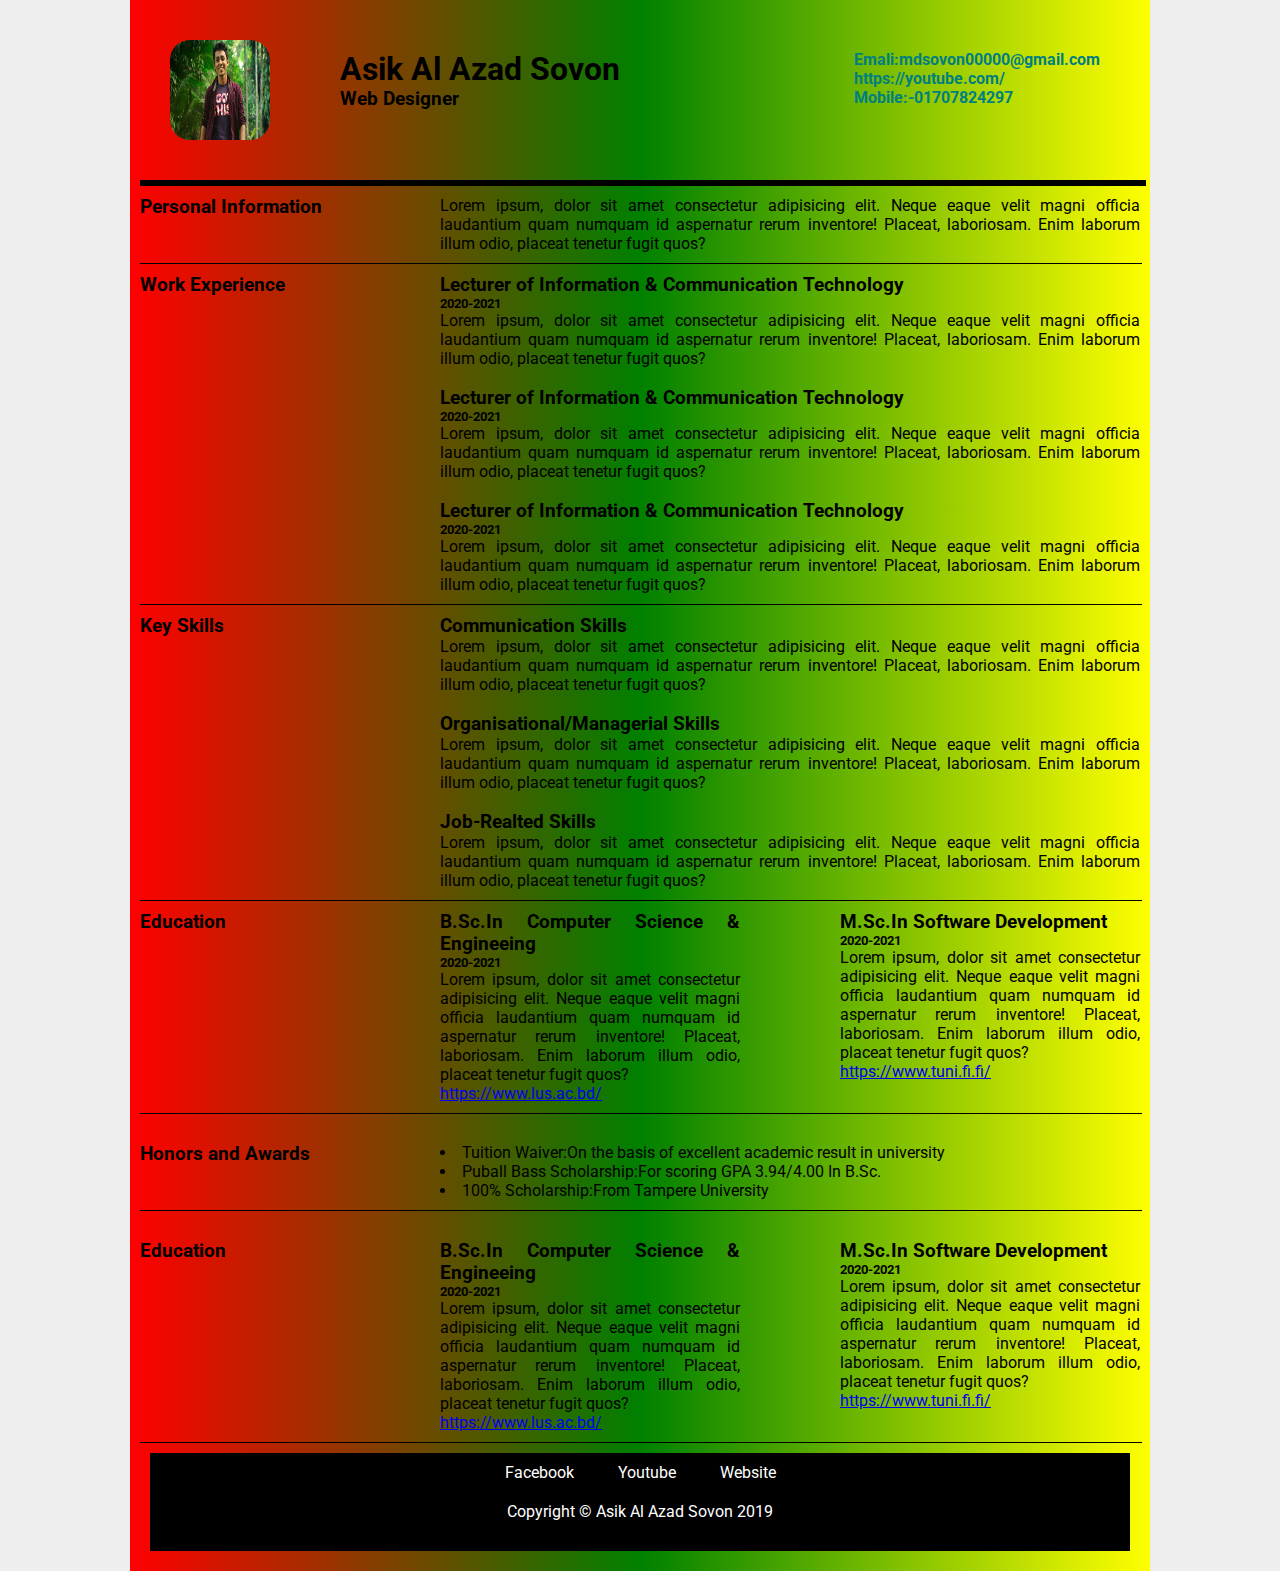
<file: Css Projact 2/index.html>
<!DOCTYPE html>
<html lang="en">

<head>
   <meta charset="UTF-8">
   <meta http-equiv="X-UA-Compatible" content="IE=edge">
   <meta name="viewport" content="width=device-width, initial-scale=1.0">
   <title>Document</title>
   <link rel="stylesheet" href="style.css">
   <link rel="preconnect" href="https://fonts.gstatic.com">
   <link href="https://fonts.googleapis.com/css2?family=Roboto&display=swap" rel="stylesheet">
</head>

<body>
   <div class="container">
      <header>
         <img class="image" src="DDDD.jpg" alt="Image">
         <div class="header-bio">
            <h1>Asik Al Azad Sovon</h1>
            <h3>Web Designer</h3>
         </div>
         <div class="nav-area">
            <p><a href="">Emali:mdsovon00000@gmail.com</a></p>
            <p><a href="">https://youtube.com/</a></p>
            <p><a href="tel:01707824297">Mobile:-01707824297</a></p>
         </div>
         <div class="clear"></div>
      <hr class="one">
      </header>

      <main> 
        <section>
         <div class="personal-information"></div>
         <div class="left">
            <h3>Personal Information</h3>
         </div>
         <div class="right">
            <p>Lorem ipsum, dolor sit amet consectetur adipisicing elit. Neque eaque velit magni officia laudantium quam numquam id aspernatur rerum inventore! Placeat, laboriosam. Enim laborum illum odio, placeat tenetur fugit quos?</p>
         </div>
        </section>
        <div class="clear"></div>
        <hr>
         <section>
            <div class="Work-Experience"></div>
         <div class="left">
            <h3>Work Experience</h3>
         </div>
         <div class="right">
            <h3>Lecturer of Information & Communication Technology</h3>
            <h5>2020-2021</h5>
            <p>Lorem ipsum, dolor sit amet consectetur adipisicing elit. Neque eaque velit magni officia laudantium quam numquam id aspernatur rerum inventore! Placeat, laboriosam. Enim laborum illum odio, placeat tenetur fugit quos?</p>
            <br>
            <h3>Lecturer of Information & Communication Technology</h3>
            <h5>2020-2021</h5>
            <p>Lorem ipsum, dolor sit amet consectetur adipisicing elit. Neque eaque velit magni officia laudantium quam numquam id aspernatur rerum inventore! Placeat, laboriosam. Enim laborum illum odio, placeat tenetur fugit quos?</p>
            <br>
            <h3>Lecturer of Information & Communication Technology</h3>
            <h5>2020-2021</h5>
            <p>Lorem ipsum, dolor sit amet consectetur adipisicing elit. Neque eaque velit magni officia laudantium quam numquam id aspernatur rerum inventore! Placeat, laboriosam. Enim laborum illum odio, placeat tenetur fugit quos?</p>
         </div>
         </section>
         <div class="clear"></div>
         <hr>
         <section>
            <div class="Key-Skills"></div>
            <div class="left">
               <h3>Key Skills</h3>
            </div>
            <div class="right">
               <h3>Communication Skills</h3>
               <p>Lorem ipsum, dolor sit amet consectetur adipisicing elit. Neque eaque velit magni officia laudantium quam numquam id aspernatur rerum inventore! Placeat, laboriosam. Enim laborum illum odio, placeat tenetur fugit quos?</p>
               <br>
               <h3>Organisational/Managerial Skills</h3>
               <p>Lorem ipsum, dolor sit amet consectetur adipisicing elit. Neque eaque velit magni officia laudantium quam numquam id aspernatur rerum inventore! Placeat, laboriosam. Enim laborum illum odio, placeat tenetur fugit quos?</p>
               <br>
               <h3>Job-Realted Skills</h3>
               <p>Lorem ipsum, dolor sit amet consectetur adipisicing elit. Neque eaque velit magni officia laudantium quam numquam id aspernatur rerum inventore! Placeat, laboriosam. Enim laborum illum odio, placeat tenetur fugit quos?</p>
            </div>
           </section>
           <div class="clear"></div>
           <hr>
         <section>
            <div class="Key-Skills"></div>
            <div class="left">
               <h3>Education</h3>
            </div>
            <div class="right1">
               <h3>B.Sc.In Computer Science & Engineeing</h3>
               <h5>2020-2021</h5>
               <p>Lorem ipsum, dolor sit amet consectetur adipisicing elit. Neque eaque velit magni officia laudantium quam numquam id aspernatur rerum inventore! Placeat, laboriosam. Enim laborum illum odio, placeat tenetur fugit quos?</p>
               <a href="#">https://www.lus.ac.bd/</a>
            </div>
               <div class="right2">
               <h3>M.Sc.In Software Development</h3>
               <h5>2020-2021</h5>
               <p>Lorem ipsum, dolor sit amet consectetur adipisicing elit. Neque eaque velit magni officia laudantium quam numquam id aspernatur rerum inventore! Placeat, laboriosam. Enim laborum illum odio, placeat tenetur fugit quos?</p>
               <a href="#">https://www.tuni.fi.fi/</a>
            </div>
           </section>
           <div class="clear"></div>
           <hr>
           <br>
           <section>
            <div class="personal-information"></div>
            <div class="left">
               <h3>Honors and Awards</h3>
            </div>
            <div class="right">
               <ul>
                  <li>Tuition Waiver:On the basis of excellent academic result in university</li>
                  <li>Puball Bass Scholarship:For scoring GPA 3.94/4.00 In B.Sc.</li>
                  <li>100% Scholarship:From Tampere University</li>
               </ul>
            </div>
           </section>
           <div class="clear"></div>
           <hr>
           <br>
           <section>
            <div class="Key-Skills"></div>
            <div class="left">
               <h3>Education</h3>
            </div>
            <div class="right1">
               <h3>B.Sc.In Computer Science & Engineeing</h3>
               <h5>2020-2021</h5>
               <p>Lorem ipsum, dolor sit amet consectetur adipisicing elit. Neque eaque velit magni officia laudantium quam numquam id aspernatur rerum inventore! Placeat, laboriosam. Enim laborum illum odio, placeat tenetur fugit quos?</p>
               <a href="#">https://www.lus.ac.bd/</a>
            </div>
               <div class="right2">
               <h3>M.Sc.In Software Development</h3>
               <h5>2020-2021</h5>
               <p>Lorem ipsum, dolor sit amet consectetur adipisicing elit. Neque eaque velit magni officia laudantium quam numquam id aspernatur rerum inventore! Placeat, laboriosam. Enim laborum illum odio, placeat tenetur fugit quos?</p>
               <a href="#">https://www.tuni.fi.fi/</a>
            </div>
           </section>
           <div class="clear"></div>
           <hr>
      </main>

      <footer>
         <a class="footer1" href="#">Facebook</a>
         <a class="footer2" href="#">Youtube</a>
         <a class="footer3" href="#">Website</a>
         <p>Copyright &copy; Asik Al Azad Sovon 2019</p>
      </footer>
   </div>
</body>

</html>
</file>
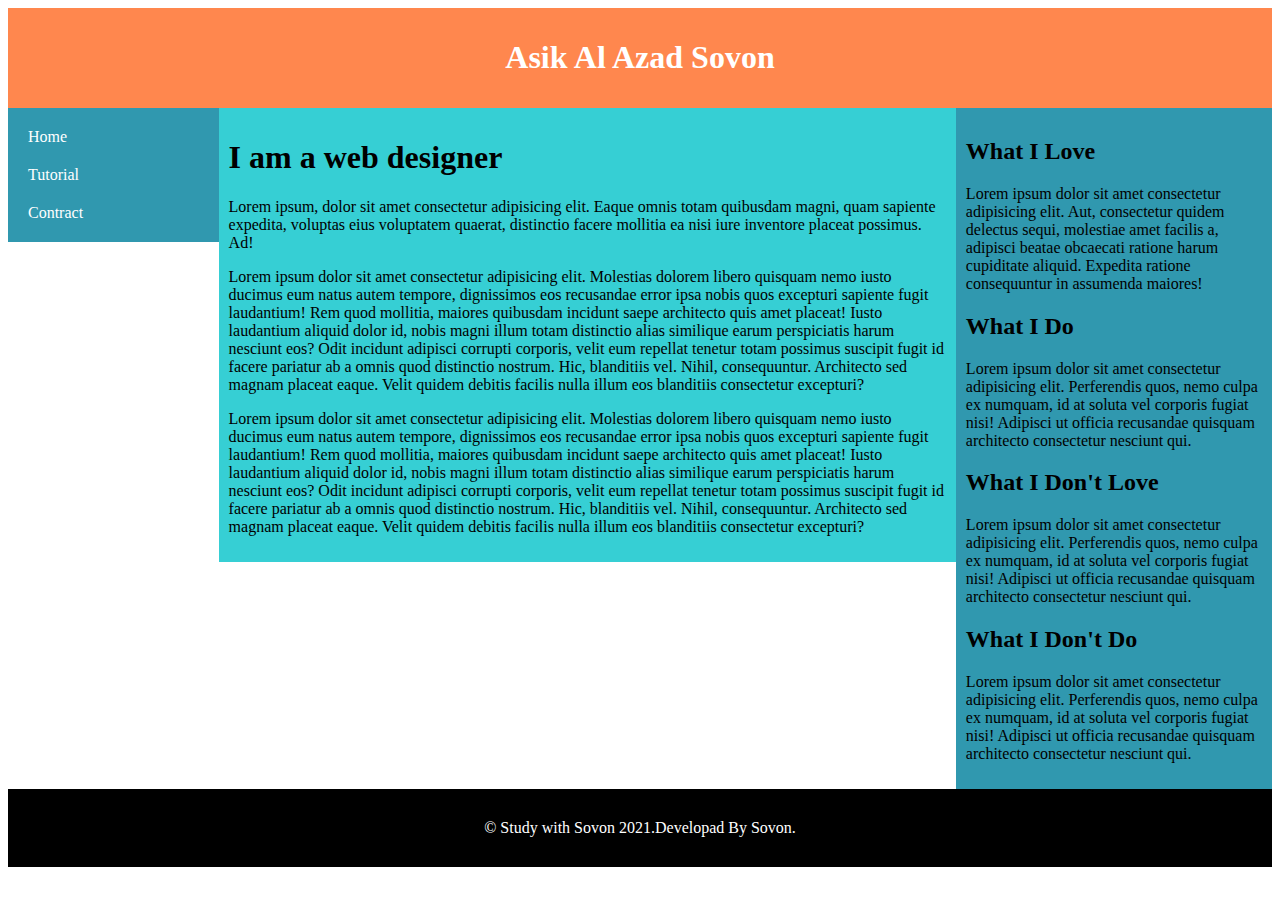
<file: css responsive projact 3/index.html>
<!DOCTYPE html>
<html lang="en">

<head>
   <meta charset="UTF-8">
   <meta http-equiv="X-UA-Compatible" content="IE=edge">
   <meta name="viewport" content="width=device-width, initial-scale=1.0">
   <title>Document</title>
   <link rel="stylesheet" href="style.css">
</head>

<body>
   <div class="header">
      <h1><span class="a">Asik</span> <span class="b">Al</span> <span class="c">Azad</span> <span class="d">Sovon</span>
      </h1>
   </div>

   <div class="row">

      <div class="nav-menu col-2">
         <a href="#">Home</a>
         <a href="#">Tutorial</a>
         <a href="#">Contract</a>
      </div>

      <div class="main col-7">
         <h1>I am a web designer</h1>
         <p>Lorem ipsum, dolor sit amet consectetur adipisicing elit. Eaque omnis totam quibusdam magni, quam sapiente
            expedita, voluptas eius voluptatem quaerat, distinctio facere mollitia ea nisi iure inventore placeat
            possimus. Ad!</p>
         <p>Lorem ipsum dolor sit amet consectetur adipisicing elit. Molestias dolorem libero quisquam nemo iusto
            ducimus eum natus autem tempore, dignissimos eos recusandae error ipsa nobis quos excepturi sapiente fugit
            laudantium! Rem quod mollitia, maiores quibusdam incidunt saepe architecto quis amet placeat! Iusto
            laudantium aliquid dolor id, nobis magni illum totam distinctio alias similique earum perspiciatis harum
            nesciunt eos? Odit incidunt adipisci corrupti corporis, velit eum repellat tenetur totam possimus suscipit
            fugit id facere pariatur ab a omnis quod distinctio nostrum. Hic, blanditiis vel. Nihil, consequuntur.
            Architecto sed magnam placeat eaque. Velit quidem debitis facilis nulla illum eos blanditiis consectetur
            excepturi?</p>
         <p>Lorem ipsum dolor sit amet consectetur adipisicing elit. Molestias dolorem libero quisquam nemo iusto
            ducimus eum natus autem tempore, dignissimos eos recusandae error ipsa nobis quos excepturi sapiente fugit
            laudantium! Rem quod mollitia, maiores quibusdam incidunt saepe architecto quis amet placeat! Iusto
            laudantium aliquid dolor id, nobis magni illum totam distinctio alias similique earum perspiciatis harum
            nesciunt eos? Odit incidunt adipisci corrupti corporis, velit eum repellat tenetur totam possimus suscipit
            fugit id facere pariatur ab a omnis quod distinctio nostrum. Hic, blanditiis vel. Nihil, consequuntur.
            Architecto sed magnam placeat eaque. Velit quidem debitis facilis nulla illum eos blanditiis consectetur
            excepturi?</p>
      </div>

      <div class="aside col-3">
         <h2>What I Love</h2>
         <p>Lorem ipsum dolor sit amet consectetur adipisicing elit. Aut, consectetur quidem delectus sequi, molestiae
            amet facilis a, adipisci beatae obcaecati ratione harum cupiditate aliquid. Expedita ratione consequuntur in
            assumenda maiores!</p>

         <h2>What I Do</h2>
         <p>Lorem ipsum dolor sit amet consectetur adipisicing elit. Perferendis quos, nemo culpa ex numquam, id at
            soluta vel corporis fugiat nisi! Adipisci ut officia recusandae quisquam architecto consectetur nesciunt
            qui.</p>

         <h2>What I Don't Love</h2>
         <p>Lorem ipsum dolor sit amet consectetur adipisicing elit. Perferendis quos, nemo culpa ex numquam, id at
            soluta vel corporis fugiat nisi! Adipisci ut officia recusandae quisquam architecto consectetur nesciunt
            qui.</p>

         <h2>What I Don't Do</h2>
         <p>Lorem ipsum dolor sit amet consectetur adipisicing elit. Perferendis quos, nemo culpa ex numquam, id at
            soluta vel corporis fugiat nisi! Adipisci ut officia recusandae quisquam architecto consectetur nesciunt
            qui.</p>

      </div>
   </div>

   <div class="footer">
      &copy; Study with Sovon 2021.Developad By Sovon.
   </div>
</body>

</html>
</file>
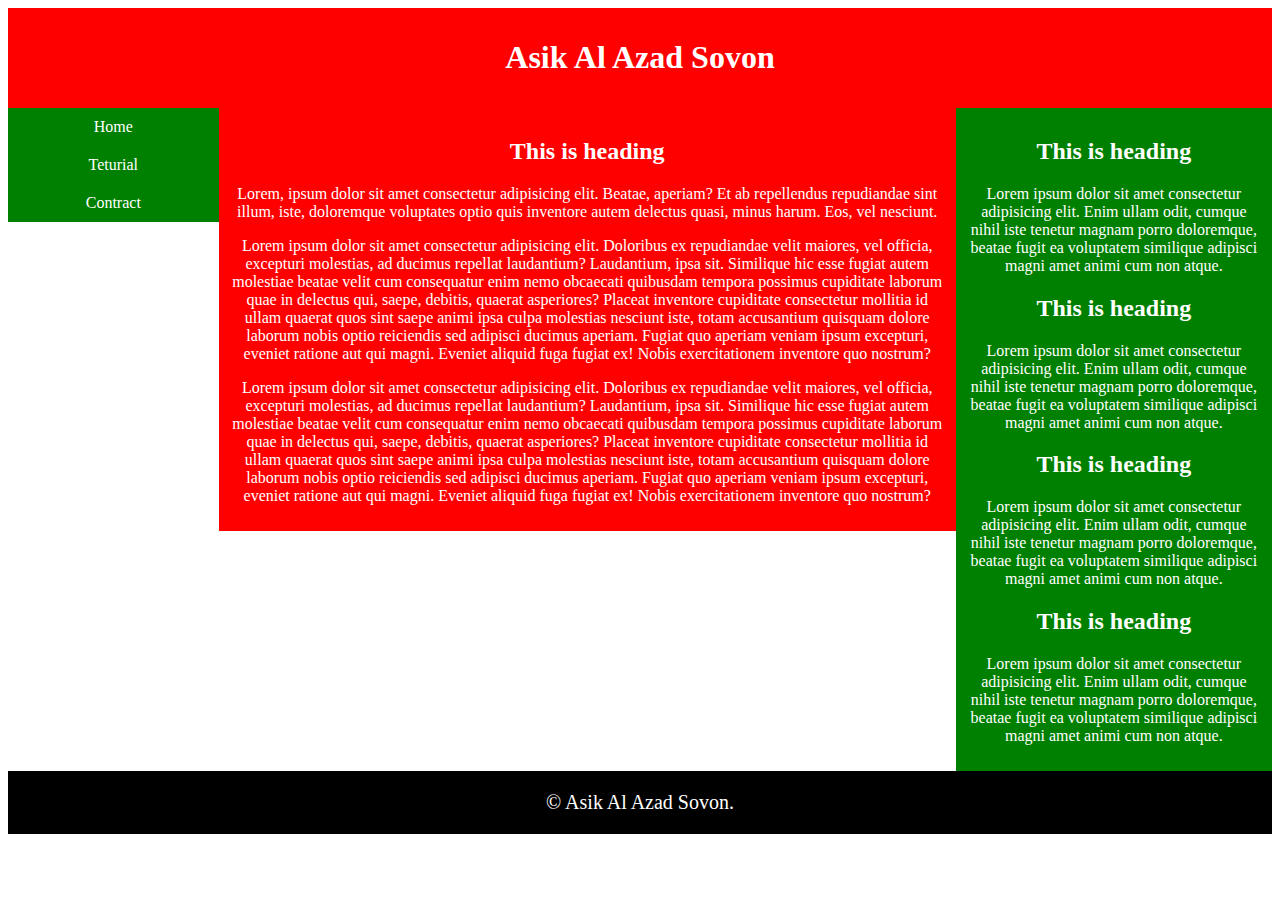
<file: css responsive projact 4/index.html>
<!DOCTYPE html>
<html lang="en">

<head>
   <meta charset="UTF-8">
   <meta http-equiv="X-UA-Compatible" content="IE=edge">
   <meta name="viewport" content="width=device-width, initial-scale=1.0">
   <title>Document</title>
   <link rel="stylesheet" href="style.css">
</head>

<body>
   <div class="header">
      <h1>Asik Al Azad Sovon</h1>
   </div>

   <div class="main-area">

      <div class="navber col-s-3 col-2">
         <a href="#">Home</a>
         <a href="#">Teturial</a>
         <a href="#">Contract</a>
      </div>

      <div class="menu col-s-9 col-7">
         <h2>This is heading</h2>
         <p>Lorem, ipsum dolor sit amet consectetur adipisicing elit. Beatae, aperiam? Et ab repellendus repudiandae
            sint illum, iste, doloremque voluptates optio quis inventore autem delectus quasi, minus harum. Eos, vel
            nesciunt.</p>
         <p>Lorem ipsum dolor sit amet consectetur adipisicing elit. Doloribus ex repudiandae velit maiores, vel
            officia, excepturi molestias, ad ducimus repellat laudantium? Laudantium, ipsa sit. Similique hic esse
            fugiat autem molestiae beatae velit cum consequatur enim nemo obcaecati quibusdam tempora possimus
            cupiditate laborum quae in delectus qui, saepe, debitis, quaerat asperiores? Placeat inventore cupiditate
            consectetur mollitia id ullam quaerat quos sint saepe animi ipsa culpa molestias nesciunt iste, totam
            accusantium quisquam dolore laborum nobis optio reiciendis sed adipisci ducimus aperiam. Fugiat quo aperiam
            veniam ipsum excepturi, eveniet ratione aut qui magni. Eveniet aliquid fuga fugiat ex! Nobis exercitationem
            inventore quo nostrum?</p>
         <p>Lorem ipsum dolor sit amet consectetur adipisicing elit. Doloribus ex repudiandae velit maiores, vel
            officia, excepturi molestias, ad ducimus repellat laudantium? Laudantium, ipsa sit. Similique hic esse
            fugiat autem molestiae beatae velit cum consequatur enim nemo obcaecati quibusdam tempora possimus
            cupiditate laborum quae in delectus qui, saepe, debitis, quaerat asperiores? Placeat inventore cupiditate
            consectetur mollitia id ullam quaerat quos sint saepe animi ipsa culpa molestias nesciunt iste, totam
            accusantium quisquam dolore laborum nobis optio reiciendis sed adipisci ducimus aperiam. Fugiat quo aperiam
            veniam ipsum excepturi, eveniet ratione aut qui magni. Eveniet aliquid fuga fugiat ex! Nobis exercitationem
            inventore quo nostrum?</p>
      </div>

      <div class="aside col-3">
         <h2>This is heading</h2>
         <p>Lorem ipsum dolor sit amet consectetur adipisicing elit. Enim ullam odit, cumque nihil iste tenetur magnam
            porro doloremque, beatae fugit ea voluptatem similique adipisci magni amet animi cum non atque.</p>
         <h2>This is heading</h2>
         <p>Lorem ipsum dolor sit amet consectetur adipisicing elit. Enim ullam odit, cumque nihil iste tenetur magnam
            porro doloremque, beatae fugit ea voluptatem similique adipisci magni amet animi cum non atque.</p>
         <h2>This is heading</h2>
         <p>Lorem ipsum dolor sit amet consectetur adipisicing elit. Enim ullam odit, cumque nihil iste tenetur magnam
            porro doloremque, beatae fugit ea voluptatem similique adipisci magni amet animi cum non atque.</p>
         <h2>This is heading</h2>
         <p>Lorem ipsum dolor sit amet consectetur adipisicing elit. Enim ullam odit, cumque nihil iste tenetur magnam
            porro doloremque, beatae fugit ea voluptatem similique adipisci magni amet animi cum non atque.</p>
      </div>

   </div>

   <div class="footer">
      &copy; Asik Al Azad Sovon.
   </div>
</body>

</html>
</file>
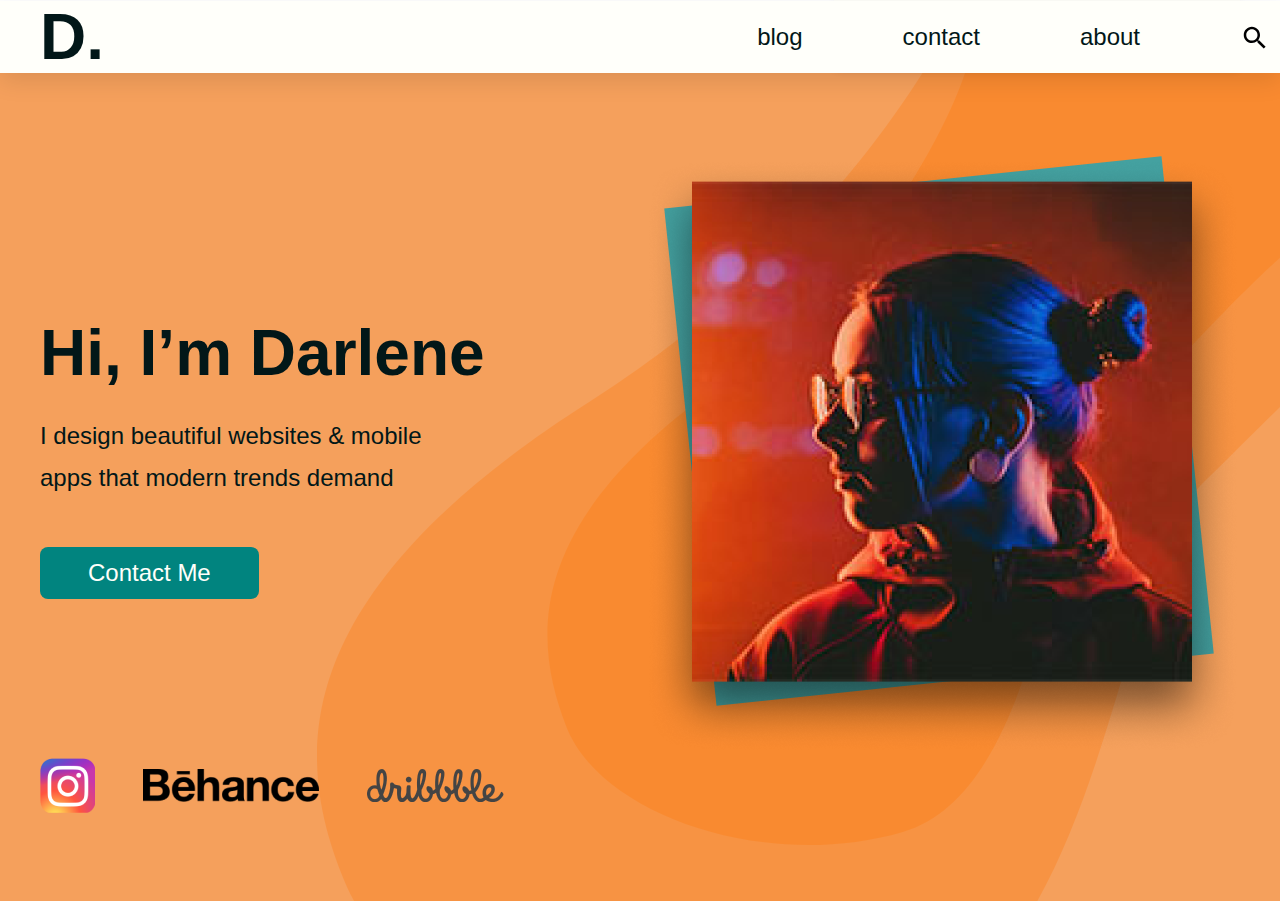
<file: Modern-Homepage-from-Figma-Design-master/index.html>
<!DOCTYPE html>
<html lang="en">
  <head>
    <meta charset="UTF-8" />
    <meta name="viewport" content="width=device-width, initial-scale=1.0" />
    <meta http-equiv="X-UA-Compatible" content="ie=edge" />
    <title>Welcome</title>
    <link rel="stylesheet" href="style.css" />
  </head>
  <body>
    <div class="search-box">
      <input type="text" placeholder="Search here..." />
    </div>

    <div class="nav-container">
      <div class="wrapper">
        <nav>
          <div class="logo">
            D.
          </div>

          <ul class="nav-items">
            <li>
              <a href="#">blog</a>
            </li>

            <li>
              <a href="#">contact</a>
            </li>

            <li>
              <a href="#">about</a>
            </li>

            <li>
              <a class="nav-btn-container" href="#">
                <img class="search-btn" src="images/search-icon.svg" alt="" />
                <img class="close-btn" src="images/close-icon.svg" alt="" />
              </a>
            </li>
          </ul>
        </nav>
      </div>
    </div>

    <div class="header-container">
      <div class="wrapper">
        <header>
          <div class="hero-content">
            <h1>Hi, I’m Darlene</h1>
            <p>
              I design beautiful websites & mobile apps that modern trends
              demand
            </p>
            <a href="#">
              Contact Me
            </a>
          </div>

          <div class="hero-image">
            <img src="images/photo.png" alt="" />
            <div class="photo-bg"></div>
          </div>
        </header>

        <div class="social-icons">
          <a href="#">
            <img src="images/instagram-logo.png" alt="" />
          </a>
          <a href="#">
            <img src="images/behance-logo.png" alt="" />
          </a>
          <a href="#">
            <img src="images/dribbble-logo.png" alt="" />
          </a>
        </div>
      </div>
    </div>

    <script src="main.js"></script>
  </body>
</html>
</file>
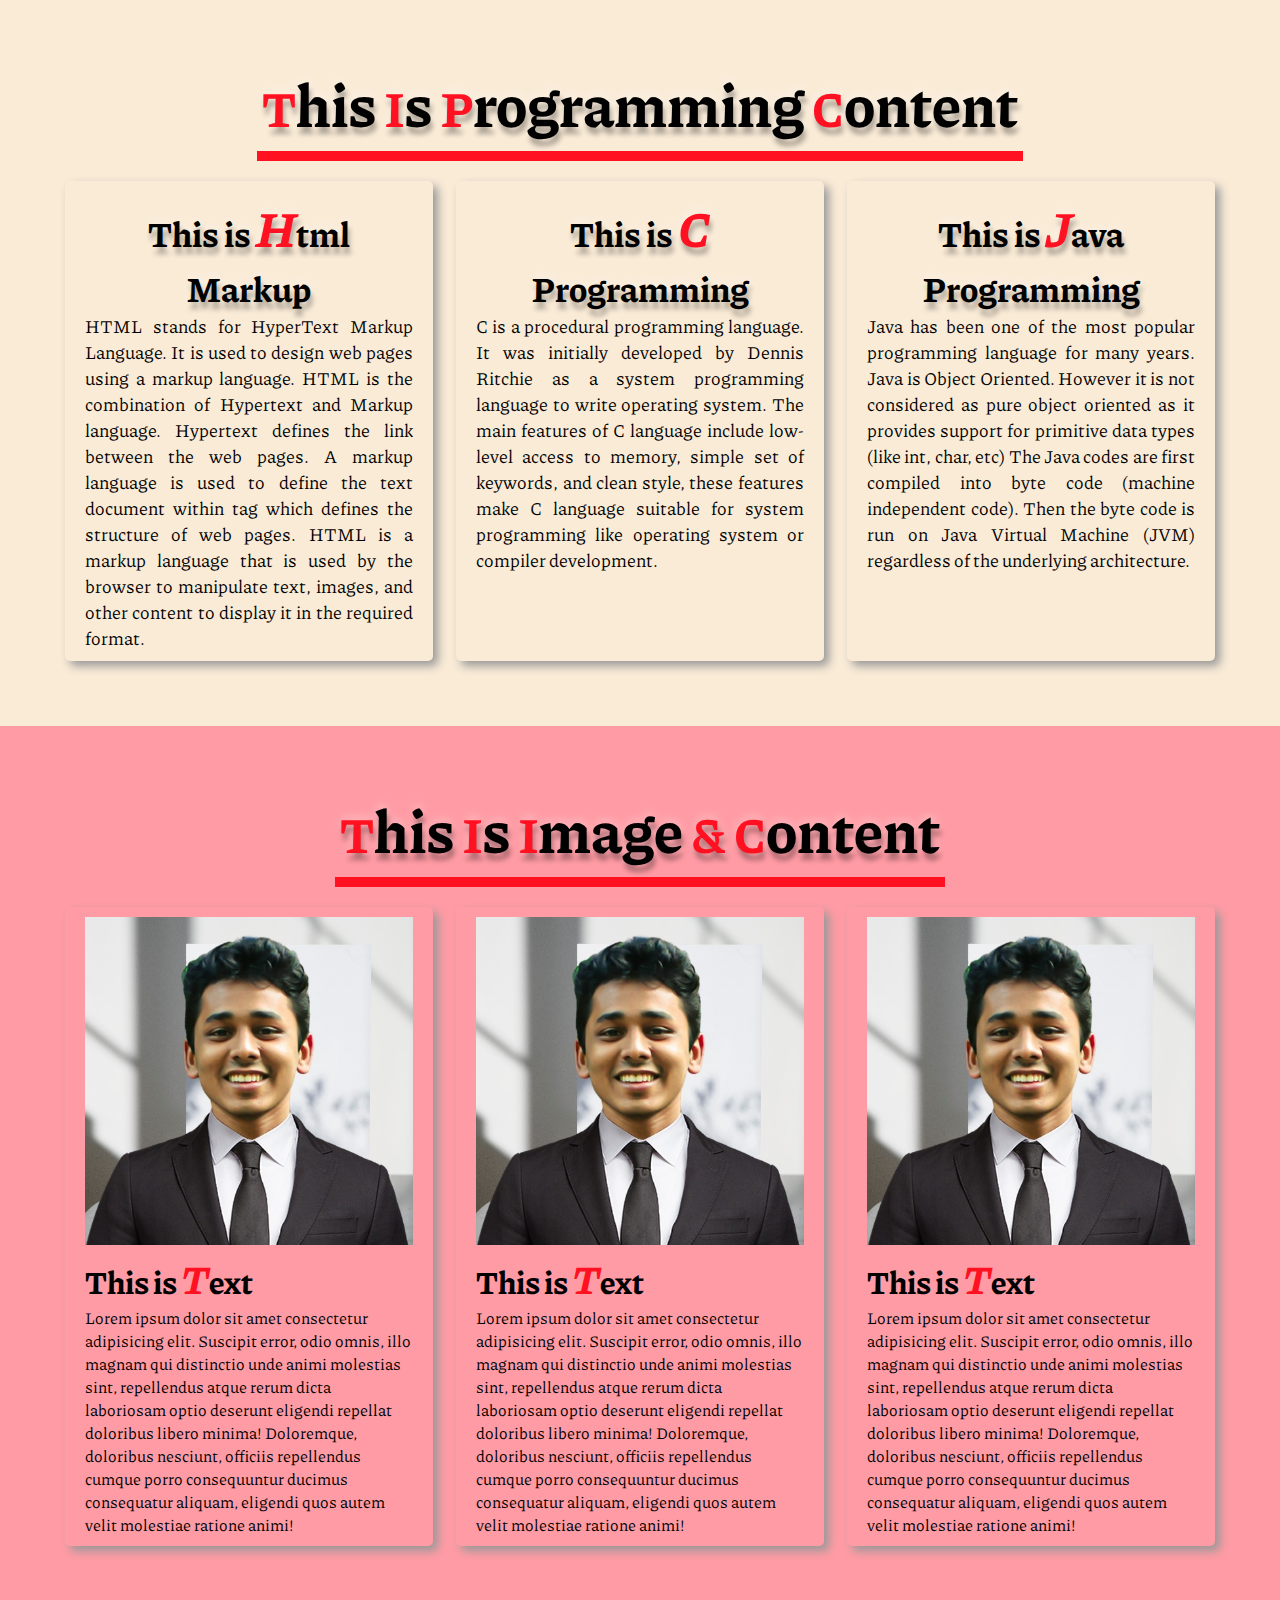
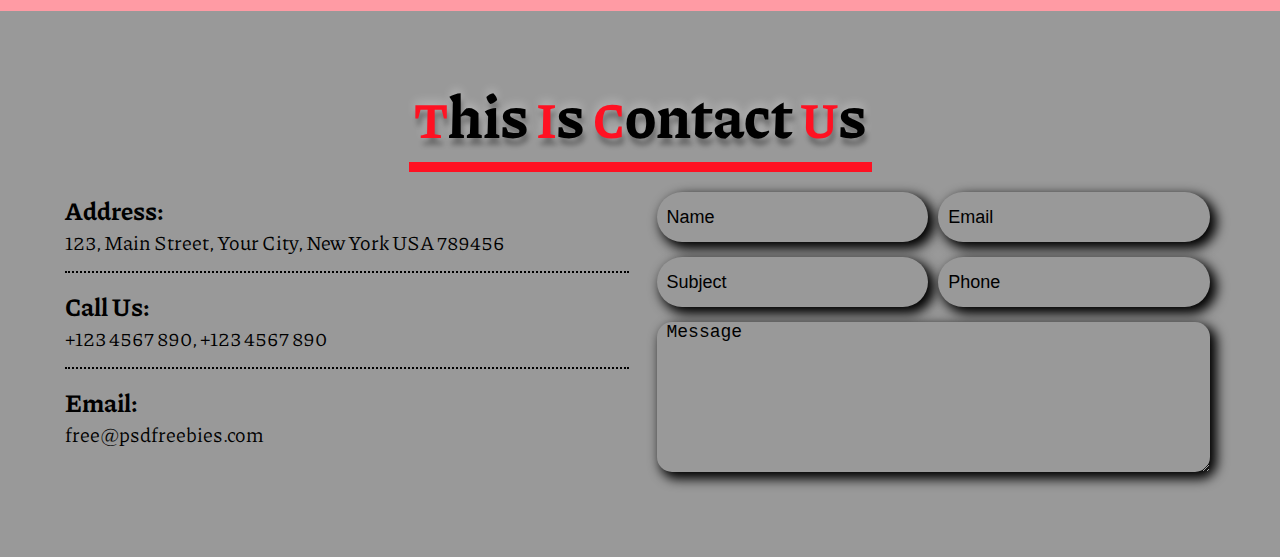
<file: programming project/index.html>
<!DOCTYPE html>
<html lang="en">

<head>
    <meta charset="UTF-8">
    <meta http-equiv="X-UA-Compatible" content="IE=edge">
    <meta name="viewport" content="width=device-width, initial-scale=1.0">
    <title>Assignment 4 By Md:Sovon</title>

    <!-- shortcut icon -->
	<link rel="shortcut icon" href="img/shortcut_icon.jpg">

    <!-- style.css -->
    <link rel="stylesheet" href="style.css">

</head>

<body>

    <!-- First Section Start -->

    <section class="first_section">

        <div class="section_title">
            <h1><span class="f_n">T</span>his <span class="f_n">I</span>s <span class="f_n">P</span>rogramming <span
                    class="f_n">C</span>ontent</h1>
        </div>

        <div class="firstHalf">
            <div class="html_markup">
                <h1>This is <span>H</span>tml Markup</h1>
                <p>
                    HTML stands for HyperText Markup
                    Language. It is used to design
                    web pages using a markup language.
                    HTML is the combination of Hypertext
                    and Markup language. Hypertext
                    defines the link between the web
                    pages. A markup language is used
                    to define the text document within
                    tag which defines the structure of
                    web pages. HTML is a markup language
                    that is used by the browser to
                    manipulate text, images, and other
                    content to display it in the required
                    format.
                </p>
            </div>
            <div class="c_programming">
                <h1>This is <span>C</span> Programming</h1>
                <p>
                    C is a procedural programming language.
                    It was initially developed by Dennis
                    Ritchie as a system programming
                    language to write operating system.
                    The main features of C language include
                    low-level access to memory, simple set
                    of keywords, and clean style, these
                    features make C language suitable for
                    system programming like operating system
                    or compiler development.
                </p>
            </div>
            <div class="java_programming">
                <h1>This is <span>J</span>ava Programming</h1>
                <p>
                    Java has been one of the most
                    popular programming language
                    for many years. Java is Object
                    Oriented. However it is not
                    considered as pure object oriented
                    as it provides support for primitive
                    data types (like int, char, etc) The
                    Java codes are first compiled into byte
                    code (machine independent code). Then
                    the byte code is run on Java Virtual
                    Machine (JVM) regardless of the
                    underlying architecture.
                </p>
            </div>
        </div>

    </section>

    <!-- First Section End -->

    <!-- Second Section Start -->

    <section class="second_section">

        <div class="section_title">
            <h1><span class="f_n">T</span>his <span class="f_n">I</span>s <span class="f_n">I</span>mage <span
                    class="f_n">&</span> <span class="f_n">C</span>ontent</h1>
        </div>

        <div class="secondHalf">
            <div class="img_text">
                <div class="img">
                    <img src="img/My_Photo.jpg" alt="My Photo">
                </div>
                <div class="text">
                    <h1>This is <span>T</span>ext</h1>
                    <p>
                        Lorem ipsum dolor sit amet consectetur adipisicing elit. Suscipit error, odio omnis, illo magnam
                        qui distinctio unde animi molestias sint, repellendus atque rerum dicta laboriosam optio
                        deserunt eligendi repellat doloribus libero minima! Doloremque, doloribus nesciunt, officiis
                        repellendus cumque porro consequuntur ducimus consequatur aliquam, eligendi quos autem velit
                        molestiae ratione animi!
                    </p>
                </div>
            </div>
            <div class="img_text">
                <div class="img">
                    <img src="img/My_Photo.jpg" alt="My Photo">
                </div>
                <div class="text">
                    <h1>This is <span>T</span>ext</h1>
                    <p>
                        Lorem ipsum dolor sit amet consectetur adipisicing elit. Suscipit error, odio omnis, illo magnam
                        qui distinctio unde animi molestias sint, repellendus atque rerum dicta laboriosam optio
                        deserunt eligendi repellat doloribus libero minima! Doloremque, doloribus nesciunt, officiis
                        repellendus cumque porro consequuntur ducimus consequatur aliquam, eligendi quos autem velit
                        molestiae ratione animi!
                    </p>
                </div>
            </div>
            <div class="img_text">
                <div class="img">
                    <img src="img/My_Photo.jpg" alt="My Photo">
                </div>
                <div class="text">
                    <h1>This is <span>T</span>ext</h1>
                    <p>
                        Lorem ipsum dolor sit amet consectetur adipisicing elit. Suscipit error, odio omnis, illo magnam
                        qui distinctio unde animi molestias sint, repellendus atque rerum dicta laboriosam optio
                        deserunt eligendi repellat doloribus libero minima! Doloremque, doloribus nesciunt, officiis
                        repellendus cumque porro consequuntur ducimus consequatur aliquam, eligendi quos autem velit
                        molestiae ratione animi!
                    </p>
                </div>
            </div>
        </div>

    </section>

    <!-- Second Section End -->

    <!-- Thread Section Start -->


    <section class="thread_section">

        <div class="section_title">
            <h1><span class="f_n">T</span>his <span class="f_n">I</span>s <span class="f_n">C</span>ontact <span
                    class="f_n">U</span>s</h1>
        </div>

        <div class="threadHalf">

            <div class="contact_details">
                <div class="my-doc">
                    <h3 class="widget-title">Address:</h3>
                    <p>123, Main Street, Your City, New York
                        USA 789456</p>
                </div>
                <div class="my-doc">
                    <h3 class="widget-title">Call Us:</h3>
                    <p>+123 4567 890, +123 4567 890</p>
                </div>
                <div class="my-doc">
                    <h3 class="widget-title">Email:</h3>
                    <p>free@psdfreebies.com</p>
                </div>
            </div>

            <div class="contact_form">
                <div class="col-2">
                    <div class="col"><input type="text" placeholder="name"></div>
                    <div class="col"><input type="email" placeholder="email"></div>
                </div>
                <div class="col-2">
                    <div class="col"><input type="text" placeholder="subject"></div>
                    <div class="col"><input type="number" placeholder="phone"></div>
                </div>
                <div class="mx"><textarea placeholder="message"></textarea></div>
            </div>

        </div>

    </section>

    <!-- Thread Section End -->

</body>

</html>
</file>
<file: Css Projact 2/style.css>
* {
   margin: 0;
   padding: 0;
}
body {
   background-color: #eee;
   font-family: 'Roboto', sans-serif;
}
.container{
   max-width: 1000px;
   background-color: #e4f9e5;
   margin: 0 auto;
   padding: 10px;background-image: linear-gradient(to right,red,green,yellow);
}
.image{
   width: 100px;
   height: 100px;
   border-radius: 50px;
   float: left;
   padding: 30px;
}
.header-bio{
   float: left;
   padding: 40px;
}
.nav-area {
   float: right;
   padding: 40px;
}
.nav-area a{
   text-decoration: none;
   color: teal;
   font-weight: bold;
   transition: 0.5s;
}
.nav-area a:hover{
   font-size: 20px;
   color: blue;
}
.clear{
   clear: both;
}
.one{
   border: 3px solid black;
}
section{
   text-align: justify;
}
.left{
   float: left;
   width: 30%;
}
.right{
   float: left;
   width: 70%;
}
.right1{
   float: left;
   width: 30%;
}
.right2{
   float: right;
   width: 30%;
}
ul li{
   list-style-position: inside;
}
hr{
   border: 1px solid black;
   border-bottom: none;
   width: 100%;
   margin: 10px auto;
}
footer{
   background-color: black;
   color: white;
   text-align: center;padding: 10px;
   margin: 10px;
}
footer a{
   padding: 10px;
   margin: 10px;
   text-decoration: none;
   color: white;
}
footer p{
   margin: 10px;
   padding: 10px;
}
</file>
<file: css responsive projact 3/style.css>
* {
   /* padding: 0;
   margin: 0; */
   box-sizing: border-box;
}

.header {
   background-color: #FF874E;
   color: white;
   text-align: center;
   padding: 10px 0;
}

.nav-menu {
   background-color: #3098AF;

}

.nav-menu a {
   text-decoration: none;
   display: block;
   padding: 10px;
   color: white;
}

.main {
   background-color: #36CFD4;
   padding: 10px;
}

.aside {
   background-color: #3098AF;
   padding: 10px;
}

.footer {
   background-color: black;
   color: white;
   padding: 30px;
   text-align: center;
}

/* For mobile phones: */
@media only screen and (max-width: 768px) {
   [class*="col-"] {
      width: 100%;
      background-color: red;
      color: white;
   }

   .header {
      font-size: 40px;
      font-style: italic;
      font-family: times new roman;
   }

   .a {
      color: green;
   }

   .b {
      color: black;
   }

   .c {
      color: skyblue;
   }

   .d {
      color: magenta;
   }

}

/* For desktop: */
@media only screen and (min-width: 768px) {
   .col-1 {
      width: 8.33%;
   }

   .col-2 {
      width: 16.66%;
   }

   .col-3 {
      width: 25%;
   }

   .col-4 {
      width: 33.33%;
   }

   .col-5 {
      width: 41.66%;
   }

   .col-6 {
      width: 50%;
   }

   .col-7 {
      width: 58.33%;
   }

   .col-8 {
      width: 66.66%;
   }

   .col-9 {
      width: 75%;
   }

   .col-10 {
      width: 83.33%;
   }

   .col-11 {
      width: 91.66%;
   }

   .col-12 {
      width: 100%;
   }

   [class*="col-"] {
      float: left;
      padding: 10px;
   }
}

.row::after {
   content: '';
   clear: both;
   display: block;
}
</file>
<file: css responsive projact 4/style.css>
* {
   box-sizing: border-box;
}

.header {
   background-color: red;
   color: white;
   padding: 10px;
   text-align: center;
}

.navber {
   background-color: green;
}

.navber a {
   color: white;
   display: block;
   padding: 10px;
   text-decoration: none;
}

.main-area {
   text-align: center;
}

.menu {
   background-color: red;
   color: white;
   padding: 10px;
}

.aside {
   background-color: green;
   color: white;
   padding: 10px;
}

.footer {
   background-color: black;
   color: white;
   padding: 20px;
   font-size: 20px;
   text-align: center;
}

/* For mobile phones: */
@media only screen and (max-width: 768px) {
   [class*="col-"] {
      width: 100%;
   }
}

/* For desktop: */
@media only screen and (min-width: 600px) {
   .col-s-1 {
      width: 8.33%;
   }

   .col-s-2 {
      width: 16.66%;
   }

   .col-s-3 {
      width: 25%;
   }

   .col-s-4 {
      width: 33.33%;
   }

   .col-s-5 {
      width: 41.66%;
   }

   .col-s-6 {
      width: 50%;
   }

   .col-s-7 {
      width: 58.33%;
   }

   .col-s-8 {
      width: 66.66%;
   }

   .col-s-9 {
      width: 75%;
   }

   .col-s-10 {
      width: 83.33%;
   }

   .col-s-11 {
      width: 91.66%;
   }

   .col-s-12 {
      width: 100%;
   }

   [class*="col-"] {
      float: left;
   }
}

.main-area::after {
   content: '';
   clear: both;
   display: block;
}

/* For desktop: */
@media only screen and (min-width: 768px) {
   .col-1 {
      width: 8.33%;
   }

   .col-2 {
      width: 16.66%;
   }

   .col-3 {
      width: 25%;
   }

   .col-4 {
      width: 33.33%;
   }

   .col-5 {
      width: 41.66%;
   }

   .col-6 {
      width: 50%;
   }

   .col-7 {
      width: 58.33%;
   }

   .col-8 {
      width: 66.66%;
   }

   .col-9 {
      width: 75%;
   }

   .col-10 {
      width: 83.33%;
   }

   .col-11 {
      width: 91.66%;
   }

   .col-12 {
      width: 100%;
   }

   [class*="col-"] {
      float: left;
   }
}

.main-area::after {
   content: '';
   clear: both;
   display: block;
}
</file>
<file: Modern-Homepage-from-Figma-Design-master/style.css>
* {
  box-sizing: border-box;
  margin: 0;
}

body {
  font-family: "Roboto", sans-serif;
}

/* Navigation */

.nav-container {
  background: #fffffa;
  box-shadow: 0px 8px 24px rgba(0, 0, 0, 0.1);
  height: 72px;
  margin-top: -65px;
  z-index: 500;
  position: relative;
}

.wrapper {
  width: 1200px;
  margin: 0 auto;
}

nav {
  display: flex;
  align-items: center;
  justify-content: space-between;
  height: 72px;
}

nav ul {
  display: flex;
}

nav .logo {
  font-family: "Poppins", sans-serif;
  font-style: normal;
  font-weight: 800;
  font-size: 64px;
  color: #021718;
}

.nav-items li {
  list-style: none;
  margin-right: 100px;
}

.nav-items li:nth-last-of-type(1) {
  margin: 0;
}

.nav-items li a {
  color: #021718;
  font-size: 24px;
  font-family: "Poppins", sans-serif;
  text-decoration: none;
}

/* Header */

.header-container {
  background: #f5a05c url("images/bg-shape.svg");
  background-repeat: no-repeat;
  background-position: right;
  background-size: contain;
  height: calc(100vh - 72px);
  display: flex;
  align-items: center;
}

header {
  display: flex;
  align-items: center;
  justify-content: space-between;
}

header h1 {
  font-weight: 900;
  font-size: 64px;
  line-height: 75px;
  color: #021718;
  margin-bottom: 24px;
}

header p {
  font-size: 24px;
  line-height: 42px;
  color: #021718;
  width: 418px;

  margin-bottom: 48px;
}

header a {
  color: #fffffa;
  font-size: 24px;
  text-decoration: none;

  background: #01847f;
  border-radius: 8px;
  padding: 12px 48px;
  display: inline-block;
  transition: 300ms;
}

header a:hover {
  transform: translateY(-8px);
}

/* Social Icons */

.social-icons {
  display: flex;
  align-items: center;
}

.social-icons a {
  margin: 0 24px;
}

.social-icons a:nth-of-type(1) {
  margin-left: 0;
}

/* Hero image */

header .hero-image {
  position: relative;
}

header .hero-image img {
  transition: 300ms;
  position: relative;
  z-index: 100;
}

header .hero-image img:hover {
  transform: rotate(-6deg);
}

header .hero-image .photo-bg {
  position: absolute;
  width: 500px;
  height: 500px;
  left: 45px;
  top: 24px;

  background: #44a1a0;
  transform: rotate(-6deg);
}

/* Search Box */

.search-box {
  width: 1200px;
  margin: 0 auto;
  text-align: right;
  position: relative;
  top: 0;
  z-index: 101;

  transition: 300ms;
}

.search-box.active {
  top: 72px;
}

.search-box input {
  background: #fffffa;
  box-shadow: 0px 4px 8px rgba(0, 0, 0, 0.15);
  border-radius: 0px 0px 8px 8px;

  font-size: 24px;
  line-height: 42px;
  border: 0;
  padding: 12px 48px;
}

.search-box input::placeholder {
  color: #b3b3b3;
}

/* Search & Close Buttons */

.nav-btn-container {
  display: flex;
  position: relative;
}

.nav-btn-container img {
  position: absolute;
}

.nav-btn-container .close-btn {
  opacity: 0;
  pointer-events: none;
  transform: translateY(-8px);
  transition: 300ms;
}

.nav-btn-container .search-btn {
  pointer-events: auto;
  transition: 300ms;
}

.nav-btn-container.active .search-btn {
  opacity: 0;
  pointer-events: none;
  transform: translateY(-8px);
}

.nav-btn-container.active .close-btn {
  opacity: 1;
  pointer-events: auto;
  transform: translateY(0);
}

/* Hidden Items */

.search-box {
  /* display: none; */
}
</file>
<file: programming project/style.css>
@import url('https://fonts.googleapis.com/css2?family=Piazzolla:ital,opsz,wght@0,8..30,300;0,8..30,400;0,8..30,600;0,8..30,700;1,8..30,600;1,8..30,700&display=swap');

* {
    margin: 0;
    padding: 0;
    box-sizing: border-box;
}

body {
    font-family: 'Piazzolla', serif;
}

.section_title {
    text-align: center;
    font-size: 30px;
}

.section_title h1 {
    border-bottom: 10px solid #f12;
    display: inline-block;
    margin: 5px;
    padding: 5px;
    text-shadow: 2px 7px 5px rgba(0, 0, 0, 0.3),
        0px -4px 10px rgba(255, 255, 255, 0.3);
}

span {
    font-size: 50px;
    color: #f12;
    font-style: italic;
}

span.f_n {
    font-style: normal;
}

/* First Section Start */

.first_section {
    background-color: antiquewhite;
    padding: 50px;
}

.firstHalf,
.secondHalf,
.threadHalf {
    display: flex;
    padding: 15px;
    justify-content: space-between;
    flex-wrap: wrap;
}

.html_markup,
.c_programming,
.java_programming,
.img_text {
    width: 32%;
    padding: 10px 20px;
    box-shadow: 5px 5px 10px #999;
    border-radius: 5px;
}

.firstHalf h1 {
    text-align: center;
    font-size: 35px;
    text-shadow: 2px 7px 5px rgba(0, 0, 0, 0.3),
        0px -4px 10px rgba(255, 255, 255, 0.3);
}

.firstHalf p {
    text-align: justify;
    font-size: 18px;
}

/* First Section End */

/* Second Section Start */

.second_section {
    background-color: #f458;
    padding: 50px;
}

.second_section span {
    font-size: 40px;
}

.second_section span.f_n {
    font-size: 50px;
}

img {
    width: 100%;
}

/* Second Section End */

/* Thread Section Start */

.thread_section {
    background-color: #999;
    padding: 50px;
}

.threadHalf {
    width: 100%;
}

.my-doc {
    border-bottom: 2px dotted;
    margin-bottom: 15px;
    padding-bottom: 15px;
}

.my-doc:last-child {
    border-bottom: none;
}

.contact_details {
    width: 49%;
}

.contact_details h3 {
    font-size: 25px;
    font-weight: 700;
}

.contact_details p {
    font-size: 20px;
    font-weight: 400;
}

.contact_form {
    width: 49%;
}

input,
textarea {
    margin-bottom: 15px;
    text-transform: capitalize;
    width: 100%;
    padding-left: 10px;
    font-size: 18px;
    border: none;
    background-color: #999;
    box-shadow: 5px 5px 12px 2px black;
}

input:focus,
textarea:focus {
    outline: none;
}

::placeholder {
    color: #000;
}

input {
    border-radius: 50px;
    height: 50px;
}

textarea {
    border-radius: 15px;
    height: 150px;
}

.col-2 {
    display: flex;
    width: 100%;
    justify-content: space-between;
}

.col {
    width: 100%;
    margin: 0 5px;
}

.mx {
    margin: 0 5px;
}

/* Thread Section End */
</file>
